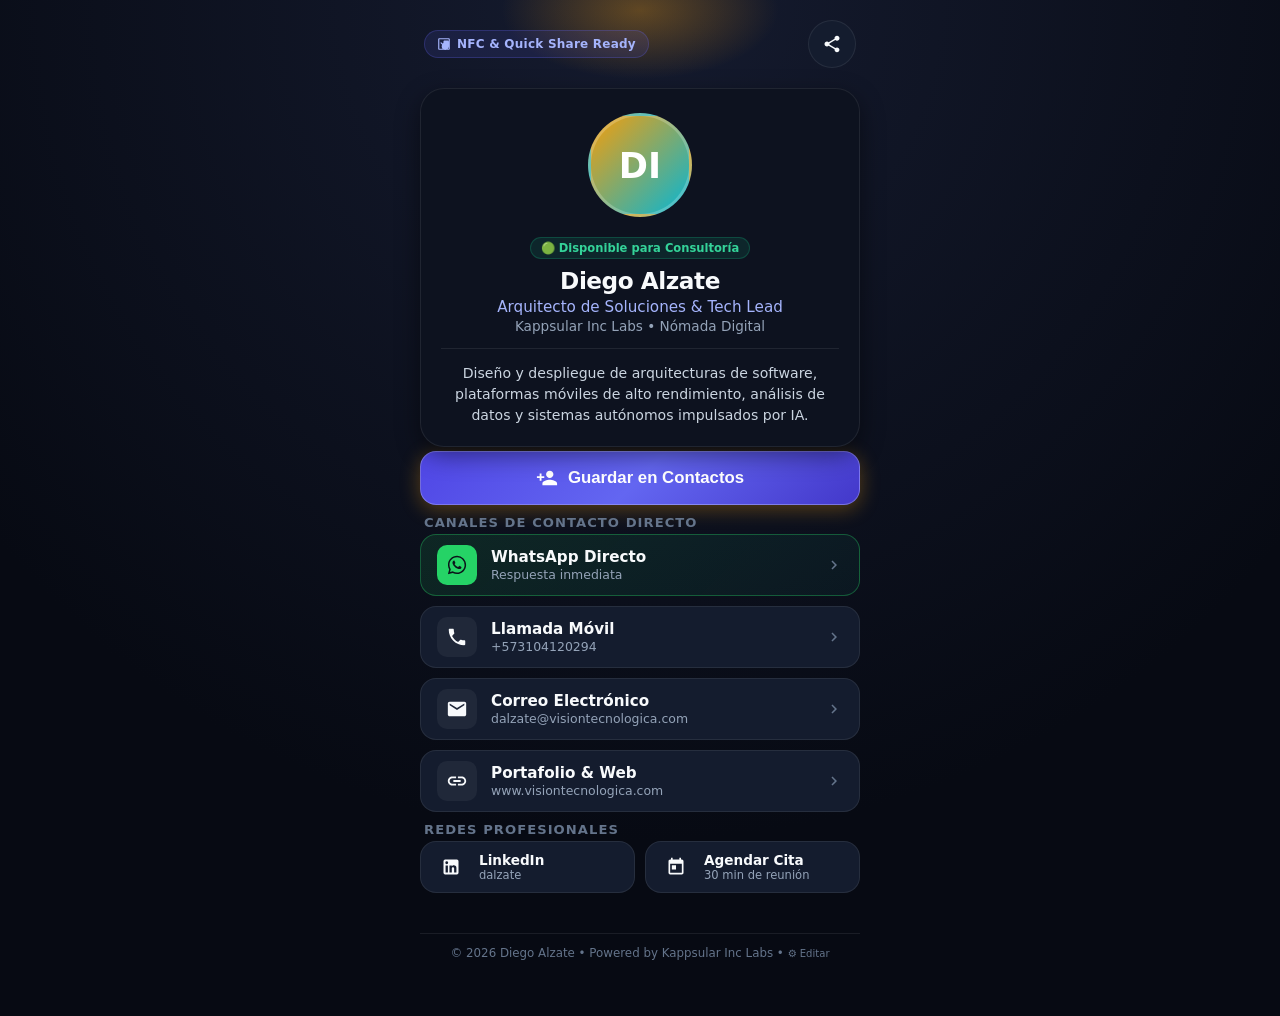
<file: index.html>
<!DOCTYPE html>
<html lang="es">
<head>
  <meta charset="UTF-8">
  <meta name="viewport" content="width=device-width, initial-scale=1.0, maximum-scale=5.0, user-scalable=yes">
  <title>Tarjeta de Presentación Digital | NFC Ready</title>
  
  <!-- SEO & Social Open Graph (Rich previews in WhatsApp, Telegram, iMessage) -->
  <meta name="description" content="Tarjeta de presentación digital profesional e interactiva con soporte NFC, Quick Share y descarga instantánea de contacto vCard.">
  <meta property="og:title" content="Tarjeta de Presentación Digital">
  <meta property="og:description" content="Conecta conmigo en un toque: llamada, WhatsApp, portafolio y descarga directa a tu agenda.">
  <meta property="og:type" content="profile">
  <meta name="twitter:card" content="summary_large_image">

  <!-- Mobile & PWA Optimization -->
  <meta name="theme-color" content="#070a13">
  <meta name="apple-mobile-web-app-capable" content="yes">
  <meta name="apple-mobile-web-app-status-bar-style" content="black-translucent">
  <link rel="manifest" href="manifest.webmanifest">

  <!-- Favicon SVG -->
  <link rel="icon" type="image/svg+xml" href="data:image/svg+xml,<svg xmlns='http://www.w3.org/2000/svg' viewBox='0 0 24 24' fill='%236366f1'><path d='M20 2H4c-1.1 0-2 .9-2 2v16c0 1.1.9 2 2 2h16c1.1 0 2-.9 2-2V4c0-1.1-.9-2-2-2zm0 18H4V4h16v16zM18 6h-5c-1.1 0-2 .9-2 2v2.15c-.54.23-1.01.6-1.37 1.07L7.66 9.25c-.39-.39-1.02-.39-1.41 0-.39.39-.39 1.02 0 1.41l2.58 2.58c-.53.86-.83 1.87-.83 2.96 0 3.31 2.69 6 6 6s6-2.69 6-6V8c0-1.1-.9-2-2-2z'/></svg>">

  <!-- Preload Styles & Core Logic -->
  <link rel="stylesheet" href="css/style.css">
  <script src="js/qrcode.min.js" defer></script>
  <script src="js/app.js" defer></script>
</head>
<body>

  <!-- Ambient lighting backdrop effect -->
  <div class="ambient-glow" aria-hidden="true"></div>

  <!-- Main Mobile Canvas Container -->
  <div class="app-container">
    
    <!-- Header Utility Bar -->
    <header class="header-bar">
      <div class="nfc-badge" id="nfcStatusBadge">
        <svg viewBox="0 0 24 24" aria-hidden="true"><path d="M20 2H4c-1.1 0-2 .9-2 2v16c0 1.1.9 2 2 2h16c1.1 0 2-.9 2-2V4c0-1.1-.9-2-2-2zm0 18H4V4h16v16zM18 6h-5c-1.1 0-2 .9-2 2v2.15c-.54.23-1.01.6-1.37 1.07L7.66 9.25c-.39-.39-1.02-.39-1.41 0-.39.39-.39 1.02 0 1.41l2.58 2.58c-.53.86-.83 1.87-.83 2.96 0 3.31 2.69 6 6 6s6-2.69 6-6V8c0-1.1-.9-2-2-2z"/></svg>
        <span id="nfcBadgeText">NFC & Quick Share</span>
      </div>
      
      <button id="btnShare" class="icon-btn-ghost" aria-label="Compartir tarjeta vía Quick Share o Código QR" title="Compartir">
        <svg viewBox="0 0 24 24" width="20" height="20" fill="currentColor" aria-hidden="true">
          <path d="M18 16.08c-.76 0-1.44.3-1.96.77L8.91 12.7c.05-.23.09-.46.09-.7s-.04-.47-.09-.7l7.05-4.11c.54.5 1.25.81 2.04.81 1.66 0 3-1.34 3-3s-1.34-3-3-3-3 1.34-3 3c0 .24.04.47.09.7L8.04 9.81C7.5 9.31 6.79 9 6 9c-1.66 0-3 1.34-3 3s1.34 3 3 3c.79 0 1.5-.31 2.04-.81l7.12 4.16c-.05.21-.08.43-.08.65 0 1.61 1.31 2.92 2.92 2.92 1.61 0 2.92-1.31 2.92-2.92s-1.31-2.92-2.92-2.92z"/>
        </svg>
      </button>
    </header>

    <!-- Main Content Area -->
    <main>
      <!-- Profile Card Container (Hydrated via JSON) -->
      <section id="profileHeaderContainer" aria-label="Información del Perfil">
        <!-- Initial skeleton state before data loads -->
        <div class="profile-card">
          <div class="avatar-wrapper skeleton-loader" style="border-radius: 50%;"></div>
          <div class="skeleton-loader" style="height: 24px; width: 65%; margin-bottom: 8px;"></div>
          <div class="skeleton-loader" style="height: 16px; width: 45%; margin-bottom: 8px;"></div>
          <div class="skeleton-loader" style="height: 14px; width: 85%;"></div>
        </div>
      </section>

      <!-- Primary Call to Action: Add Contact to Phonebook (vCard) -->
      <section class="hero-action-container" aria-label="Acción Principal de Contacto">
        <button id="btnSaveContact" class="btn-primary-action" aria-label="Guardar contacto en la agenda del teléfono">
          <svg viewBox="0 0 24 24" aria-hidden="true"><path fill="currentColor" d="M15 12c2.21 0 4-1.79 4-4s-1.79-4-4-4-4 1.79-4 4 1.79 4 4 4zm-9-2V7H4v3H1v2h3v3h2v-3h3v-2H6zm9 4c-2.67 0-8 1.34-8 4v2h16v-2c0-2.66-5.33-4-8-4z"/></svg>
          <span>Guardar en Contactos</span>
        </button>
      </section>

      <!-- Quick Action Buttons -->
      <section aria-labelledby="heading-quick-reach">
        <h2 id="heading-quick-reach" class="section-title">Canales de Contacto Directo</h2>
        <div id="quickActionsContainer" class="quick-actions-grid" role="list">
          <!-- Dynamic action cards populated by app.js -->
        </div>
      </section>

      <!-- Social & Professional Presence -->
      <section aria-labelledby="heading-social-presence">
        <h2 id="heading-social-presence" class="section-title">Redes Profesionales</h2>
        <div id="socialGridContainer" class="social-grid" role="list">
          <!-- Dynamic social links populated by app.js -->
        </div>
      </section>
    </main>

    <!-- Footer -->
    <footer class="app-footer">
      <p id="footerText">© 2026 Tarjeta Digital Profesional • Antigravity</p>
    </footer>

  </div>

  <!-- Share & QR Modal Dialog -->
  <div id="shareModal" class="modal-overlay" role="dialog" aria-modal="true" aria-labelledby="modalTitle" aria-hidden="true">
    <div class="modal-card">
      <div class="modal-header">
        <h3 id="modalTitle" class="modal-title">Escanear o Compartir</h3>
        <button id="btnCloseModal" class="icon-btn-ghost" aria-label="Cerrar ventana de compartir" style="min-width: 36px; min-height: 36px;">
          <svg viewBox="0 0 24 24" width="18" height="18" fill="currentColor" aria-hidden="true">
            <path d="M19 6.41L17.59 5 12 10.59 6.41 5 5 6.41 10.59 12 5 17.59 6.41 19 12 13.41 17.59 19 19 17.59 13.41 12z"/>
          </svg>
        </button>
      </div>

      <div id="qrCodeContainer" class="qr-code-wrapper" aria-label="Código QR para abrir esta tarjeta">
        <!-- Dynamic QR SVG will render here -->
      </div>
      
      <p class="modal-hint">Apunta con la cámara de cualquier teléfono para abrir esta tarjeta al instante.</p>

      <button id="btnCopyLink" class="btn-secondary-action">
        <svg viewBox="0 0 24 24" width="18" height="18" fill="currentColor" aria-hidden="true">
          <path d="M16 1H4c-1.1 0-2 .9-2 2v14h2V3h12V1zm3 4H8c-1.1 0-2 .9-2 2v14c0 1.1.9 2 2 2h11c1.1 0 2-.9 2-2V7c0-1.1-.9-2-2-2zm0 16H8V7h11v14z"/>
        </svg>
        <span>Copiar Enlace de Tarjeta</span>
      </button>
    </div>
  </div>

  <!-- Toast Notice -->
  <div id="toastNotice" class="toast-notice" role="status" aria-live="polite"></div>

</body>
</html>
</file>
<file: css/style.css>
/* ==========================================================================
   DIGITAL BUSINESS CARD - MOBILE-FIRST INDUSTRIAL DESIGN SYSTEM
   Designed by: Agente de UX Profesional & Dev Master
   WCAG 2.1 AA Compliant | Mobile-First | Native-App Touch Dynamics
   ========================================================================== */

:root {
  --bg-primary: #070a13;
  --bg-secondary: #0d121f;
  --bg-surface: #141c2e;
  --bg-surface-elevated: #1a253c;
  --bg-surface-hover: #22304d;
  
  --border-subtle: rgba(255, 255, 255, 0.08);
  --border-active: rgba(99, 102, 241, 0.5);
  --border-focus: #818cf8;

  --accent-primary: #6366f1;
  --accent-primary-hover: #4f46e5;
  --accent-glow: rgba(99, 102, 241, 0.35);
  --accent-cyan: #06b6d4;
  --accent-emerald: #10b981;

  --text-primary: #f8fafc;
  --text-secondary: #cbd5e1;
  --text-muted: #94a3b8;
  --text-dim: #64748b;

  --font-sans: system-ui, -apple-system, BlinkMacSystemFont, 'Segoe UI', Roboto, Helvetica, Arial, sans-serif;
  --radius-xs: 6px;
  --radius-sm: 10px;
  --radius-md: 16px;
  --radius-lg: 24px;
  --radius-full: 9999px;

  --shadow-sm: 0 2px 8px rgba(0, 0, 0, 0.3);
  --shadow-md: 0 8px 24px rgba(0, 0, 0, 0.45);
  --shadow-glow: 0 0 25px var(--accent-glow);

  --tap-target-min: 48px;
  --transition-fast: 0.15s cubic-bezier(0.4, 0, 0.2, 1);
  --transition-smooth: 0.25s cubic-bezier(0.16, 1, 0.3, 1);
}

/* Reset & Box Sizing */
*, *::before, *::after {
  box-sizing: border-box;
  margin: 0;
  padding: 0;
  -webkit-tap-highlight-color: transparent;
}

html {
  font-size: 16px;
  background-color: var(--bg-primary);
  color: var(--text-primary);
  font-family: var(--font-sans);
  scroll-behavior: smooth;
  height: 100%;
}

body {
  min-height: 100vh;
  min-height: -webkit-fill-available;
  display: flex;
  justify-content: center;
  align-items: flex-start;
  background: radial-gradient(circle at 50% 0%, #151b2f 0%, var(--bg-primary) 70%);
  padding: 12px;
  overflow-x: hidden;
}

/* Main Container: Mobile phone viewport constraint */
.app-container {
  width: 100%;
  max-width: 440px;
  margin: 0 auto;
  padding-bottom: 32px;
  position: relative;
  display: flex;
  flex-direction: column;
  gap: 16px;
}

/* Top Decorative Ambience Glow */
.ambient-glow {
  position: absolute;
  top: -60px;
  left: 50%;
  transform: translateX(-50%);
  width: 280px;
  height: 140px;
  background: radial-gradient(ellipse, var(--accent-glow), transparent 70%);
  pointer-events: none;
  z-index: 0;
}

/* Top Bar: NFC Tag Indicator & Quick Share */
.header-bar {
  position: relative;
  z-index: 10;
  display: flex;
  justify-content: space-between;
  align-items: center;
  padding: 8px 4px 4px 4px;
}

.nfc-badge {
  display: inline-flex;
  align-items: center;
  gap: 6px;
  background: rgba(99, 102, 241, 0.12);
  border: 1px solid rgba(99, 102, 241, 0.25);
  color: #a5b4fc;
  font-size: 0.75rem;
  font-weight: 600;
  padding: 6px 12px;
  border-radius: var(--radius-full);
  letter-spacing: 0.02em;
}

.nfc-badge svg {
  width: 14px;
  height: 14px;
  fill: currentColor;
}

.icon-btn-ghost {
  min-width: var(--tap-target-min);
  min-height: var(--tap-target-min);
  display: inline-flex;
  justify-content: center;
  align-items: center;
  background: var(--bg-surface);
  border: 1px solid var(--border-subtle);
  border-radius: var(--radius-full);
  color: var(--text-primary);
  cursor: pointer;
  transition: all var(--transition-fast);
}

.icon-btn-ghost:hover {
  background: var(--bg-surface-elevated);
  border-color: var(--border-active);
  transform: translateY(-1px);
}

.icon-btn-ghost:active {
  transform: scale(0.94);
}

/* Profile Card */
.profile-card {
  position: relative;
  z-index: 5;
  background: var(--bg-secondary);
  border: 1px solid var(--border-subtle);
  border-radius: var(--radius-lg);
  padding: 24px 20px 20px 20px;
  box-shadow: var(--shadow-md);
  backdrop-filter: blur(12px);
  display: flex;
  flex-direction: column;
  align-items: center;
  text-align: center;
}

.avatar-wrapper {
  position: relative;
  width: 104px;
  height: 104px;
  margin-bottom: 16px;
}

.avatar-img {
  width: 100%;
  height: 100%;
  border-radius: 50%;
  object-fit: cover;
  border: 3px solid #2e3856;
  box-shadow: 0 4px 16px rgba(0, 0, 0, 0.5);
  background: var(--bg-surface-elevated);
  display: block;
}

.avatar-fallback {
  width: 100%;
  height: 100%;
  border-radius: 50%;
  background: linear-gradient(135deg, var(--accent-primary), var(--accent-cyan));
  display: flex;
  align-items: center;
  justify-content: center;
  font-size: 2.2rem;
  font-weight: 700;
  color: #ffffff;
  border: 3px solid rgba(255, 255, 255, 0.2);
}

.status-badge {
  display: inline-flex;
  align-items: center;
  gap: 5px;
  margin-top: 4px;
  font-size: 0.72rem;
  font-weight: 600;
  padding: 3px 10px;
  border-radius: var(--radius-full);
  background: rgba(16, 185, 129, 0.12);
  color: #34d399;
  border: 1px solid rgba(16, 185, 129, 0.25);
}

.profile-name {
  font-size: 1.45rem;
  font-weight: 700;
  letter-spacing: -0.02em;
  color: var(--text-primary);
  margin-top: 8px;
}

.profile-title {
  font-size: 0.95rem;
  font-weight: 500;
  color: #a5b4fc;
  margin-top: 4px;
}

.profile-company {
  font-size: 0.85rem;
  color: var(--text-muted);
  margin-top: 2px;
}

.profile-bio {
  font-size: 0.88rem;
  line-height: 1.5;
  color: var(--text-secondary);
  margin-top: 14px;
  padding-top: 14px;
  border-top: 1px solid var(--border-subtle);
  text-wrap: pretty;
}

/* Primary Hero Action: Add to Contacts vCard */
.hero-action-container {
  margin-top: 4px;
  display: flex;
  flex-direction: column;
  gap: 8px;
}

.btn-primary-action {
  width: 100%;
  min-height: 54px;
  display: flex;
  justify-content: center;
  align-items: center;
  gap: 10px;
  background: linear-gradient(135deg, #4f46e5 0%, #6366f1 50%, #4338ca 100%);
  color: #ffffff;
  font-size: 1.05rem;
  font-weight: 600;
  text-decoration: none;
  border: 1px solid rgba(255, 255, 255, 0.25);
  border-radius: var(--radius-md);
  cursor: pointer;
  box-shadow: 0 4px 20px var(--accent-glow);
  transition: transform var(--transition-fast), box-shadow var(--transition-fast);
}

.btn-primary-action:hover {
  box-shadow: 0 6px 28px rgba(99, 102, 241, 0.5);
  transform: translateY(-2px);
}

.btn-primary-action:active {
  transform: scale(0.98);
}

.btn-primary-action svg {
  width: 22px;
  height: 22px;
  fill: currentColor;
}

/* Section Titles */
.section-title {
  font-size: 0.82rem;
  font-weight: 700;
  text-transform: uppercase;
  letter-spacing: 0.08em;
  color: var(--text-dim);
  margin: 10px 4px 4px 4px;
}

/* Quick Action List: Direct Reach */
.quick-actions-grid {
  display: flex;
  flex-direction: column;
  gap: 10px;
}

.action-card {
  width: 100%;
  min-height: 56px;
  display: flex;
  align-items: center;
  padding: 10px 16px;
  background: var(--bg-surface);
  border: 1px solid var(--border-subtle);
  border-radius: var(--radius-md);
  color: var(--text-primary);
  text-decoration: none;
  cursor: pointer;
  transition: all var(--transition-fast);
  position: relative;
  overflow: hidden;
}

.action-card:hover {
  background: var(--bg-surface-elevated);
  border-color: var(--border-active);
  transform: translateY(-1px);
}

.action-card:active {
  transform: scale(0.985);
  background: var(--bg-surface-hover);
}

.action-card.featured {
  background: linear-gradient(135deg, rgba(37, 211, 102, 0.12) 0%, rgba(18, 140, 126, 0.08) 100%);
  border-color: rgba(37, 211, 102, 0.35);
}

.action-card.featured:hover {
  border-color: rgba(37, 211, 102, 0.6);
}

.action-icon-box {
  width: 40px;
  height: 40px;
  min-width: 40px;
  border-radius: var(--radius-sm);
  display: flex;
  align-items: center;
  justify-content: center;
  background: rgba(255, 255, 255, 0.05);
  color: var(--text-primary);
  margin-right: 14px;
}

.action-card.featured .action-icon-box {
  background: #25d366;
  color: #0b141a;
}

.action-icon-box svg {
  width: 22px;
  height: 22px;
  fill: currentColor;
}

.action-text-group {
  display: flex;
  flex-direction: column;
  flex: 1;
  text-align: left;
}

.action-label {
  font-size: 0.95rem;
  font-weight: 600;
  color: var(--text-primary);
}

.action-sublabel {
  font-size: 0.78rem;
  color: var(--text-muted);
  margin-top: 1px;
}

.action-chevron {
  width: 18px;
  height: 18px;
  color: var(--text-dim);
  transition: transform var(--transition-fast);
}

.action-card:hover .action-chevron {
  color: var(--text-primary);
  transform: translateX(3px);
}

/* Social Badges Grid */
.social-grid {
  display: grid;
  grid-template-columns: repeat(2, 1fr);
  gap: 10px;
}

.social-card {
  min-height: 52px;
  display: flex;
  align-items: center;
  gap: 12px;
  padding: 8px 14px;
  background: var(--bg-surface);
  border: 1px solid var(--border-subtle);
  border-radius: var(--radius-md);
  color: var(--text-primary);
  text-decoration: none;
  transition: all var(--transition-fast);
}

.social-card:hover {
  background: var(--bg-surface-elevated);
  border-color: var(--border-active);
  transform: translateY(-2px);
}

.social-card:active {
  transform: scale(0.97);
}

.social-icon-wrapper {
  width: 32px;
  height: 32px;
  min-width: 32px;
  display: flex;
  align-items: center;
  justify-content: center;
}

.social-icon-wrapper svg {
  width: 20px;
  height: 20px;
  fill: currentColor;
}

.social-meta {
  display: flex;
  flex-direction: column;
  overflow: hidden;
}

.social-name {
  font-size: 0.85rem;
  font-weight: 600;
  white-space: nowrap;
  text-overflow: ellipsis;
  overflow: hidden;
}

.social-handle {
  font-size: 0.72rem;
  color: var(--text-muted);
  white-space: nowrap;
  text-overflow: ellipsis;
  overflow: hidden;
}

/* Footer Section */
.app-footer {
  text-align: center;
  margin-top: 24px;
  padding: 12px 0;
  font-size: 0.74rem;
  color: var(--text-dim);
  border-top: 1px solid var(--border-subtle);
}

/* Modals (Share / QR Dialog) */
.modal-overlay {
  position: fixed;
  inset: 0;
  background: rgba(3, 7, 18, 0.75);
  backdrop-filter: blur(8px);
  -webkit-backdrop-filter: blur(8px);
  z-index: 100;
  display: flex;
  justify-content: center;
  align-items: center;
  padding: 16px;
  opacity: 0;
  visibility: hidden;
  transition: opacity 0.2s ease, visibility 0.2s ease;
}

.modal-overlay.active {
  opacity: 1;
  visibility: visible;
}

.modal-card {
  width: 100%;
  max-width: 360px;
  background: var(--bg-surface);
  border: 1px solid var(--border-subtle);
  border-radius: var(--radius-lg);
  padding: 24px 20px;
  box-shadow: 0 16px 40px rgba(0, 0, 0, 0.7);
  display: flex;
  flex-direction: column;
  align-items: center;
  text-align: center;
  transform: scale(0.92);
  transition: transform 0.25s cubic-bezier(0.16, 1, 0.3, 1);
}

.modal-overlay.active .modal-card {
  transform: scale(1);
}

.modal-header {
  width: 100%;
  display: flex;
  justify-content: space-between;
  align-items: center;
  margin-bottom: 16px;
}

.modal-title {
  font-size: 1.1rem;
  font-weight: 700;
}

.qr-code-wrapper {
  background: #ffffff;
  padding: 14px;
  border-radius: var(--radius-md);
  margin: 12px 0 16px 0;
  display: flex;
  align-items: center;
  justify-content: center;
  box-shadow: 0 4px 16px rgba(0, 0, 0, 0.3);
}

.qr-code-wrapper canvas,
.qr-code-wrapper svg {
  display: block;
  max-width: 200px;
  max-height: 200px;
}

.modal-hint {
  font-size: 0.8rem;
  color: var(--text-muted);
  margin-bottom: 16px;
}

.btn-secondary-action {
  width: 100%;
  min-height: 48px;
  display: flex;
  justify-content: center;
  align-items: center;
  gap: 8px;
  background: var(--bg-surface-elevated);
  border: 1px solid var(--border-subtle);
  border-radius: var(--radius-sm);
  color: var(--text-primary);
  font-size: 0.9rem;
  font-weight: 600;
  cursor: pointer;
  transition: all var(--transition-fast);
}

.btn-secondary-action:hover {
  background: var(--bg-surface-hover);
  border-color: var(--border-active);
}

.btn-secondary-action:active {
  transform: scale(0.98);
}

/* Notification Toast */
.toast-notice {
  position: fixed;
  bottom: 24px;
  left: 50%;
  transform: translateX(-50%) translateY(100px);
  background: var(--bg-surface-elevated);
  color: #ffffff;
  border: 1px solid var(--border-active);
  box-shadow: var(--shadow-md);
  padding: 10px 20px;
  border-radius: var(--radius-full);
  font-size: 0.85rem;
  font-weight: 600;
  z-index: 200;
  opacity: 0;
  pointer-events: none;
  transition: transform 0.3s cubic-bezier(0.16, 1, 0.3, 1), opacity 0.3s ease;
  display: flex;
  align-items: center;
  gap: 8px;
}

.toast-notice.show {
  opacity: 1;
  transform: translateX(-50%) translateY(0);
}

/* Skeleton Loading State */
.skeleton-loader {
  animation: pulse 1.5s infinite ease-in-out;
  background: linear-gradient(90deg, #161e31 25%, #24304d 50%, #161e31 75%);
  background-size: 200% 100%;
  border-radius: var(--radius-sm);
}

@keyframes pulse {
  0% { background-position: 200% 0; }
  100% { background-position: -200% 0; }
}

/* Error state banner */
.error-banner {
  background: rgba(239, 68, 68, 0.15);
  border: 1px solid rgba(239, 68, 68, 0.4);
  color: #fca5a5;
  padding: 16px;
  border-radius: var(--radius-md);
  font-size: 0.88rem;
  text-align: center;
  margin: 20px 0;
}

/* Focus visible styling for accessibility */
button:focus-visible, a:focus-visible {
  outline: 2px solid var(--border-focus);
  outline-offset: 3px;
}

/* Print Optimization */
@media print {
  body {
    background: #ffffff;
    color: #000000;
  }
  .header-bar, .ambient-glow, .modal-overlay, .toast-notice {
    display: none !important;
  }
  .app-container {
    max-width: 100%;
  }
}
</file>
